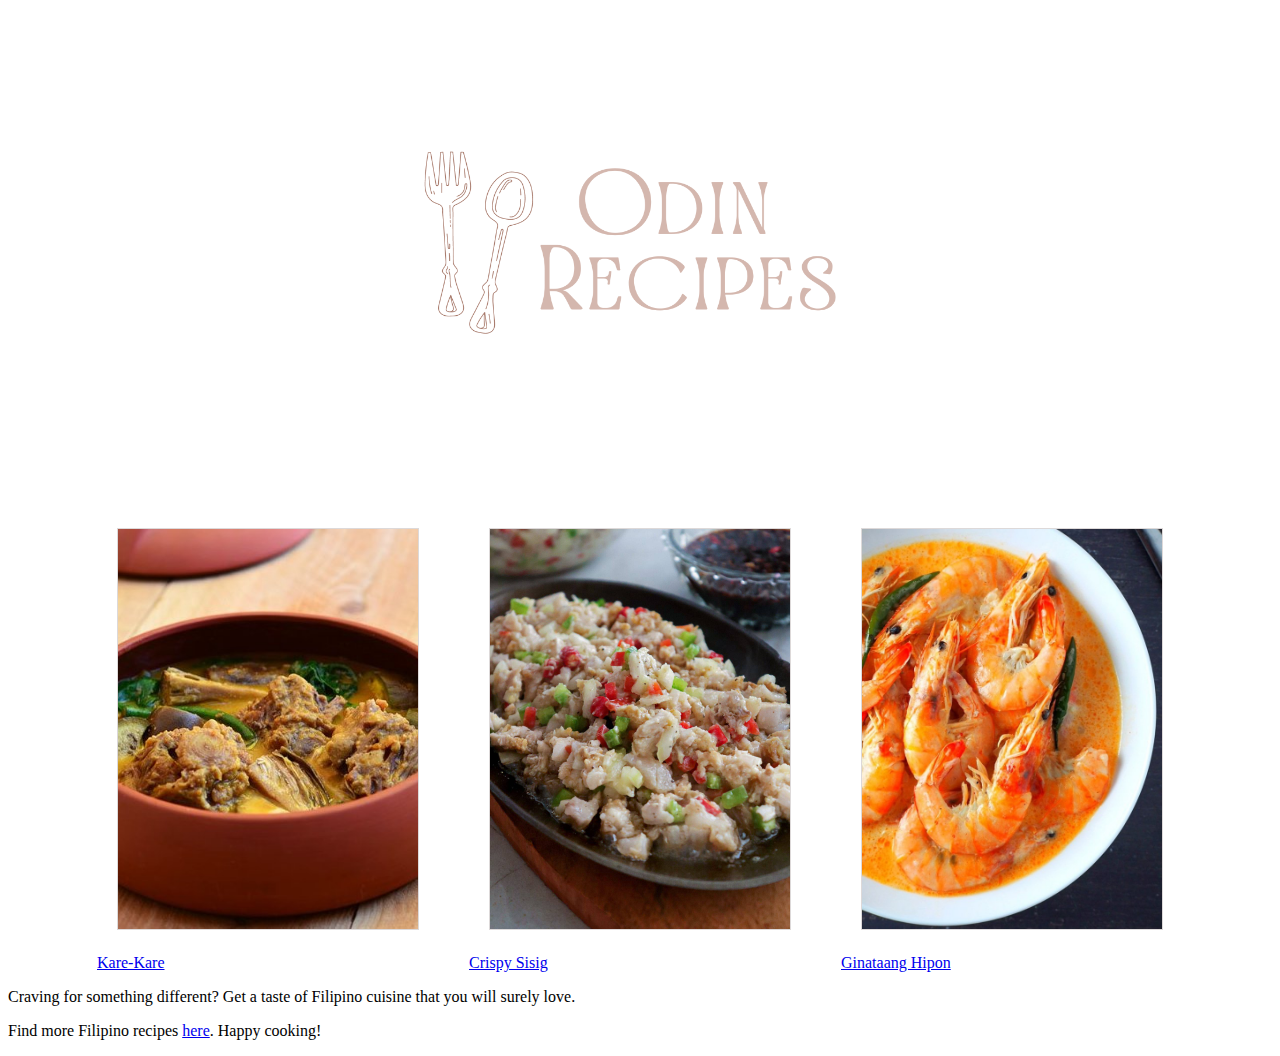
<file: index.html>
<!DOCTYPE html>
<html lang="en">
  <head>
    <title>Odin Recipes</title>
    <meta charset="UTF-8" />
    <link rel="stylesheet" href="style.css" />
  </head>
  <body>
    <div class="logocontainer">
      <img
        class="logo"
        src="/recipes/pictures/Odin Recipes.png"
        alt="Odin-recipes logo"
      />
    </div>

    <div class="container">
      <div class="flexcontainer">
        <div class="recipe">
          <img
            class="image"
            src="/recipes/pictures/karekare4-1.jpeg"
            alt="image of kare kare"
          />
        </div>
        <div class="link">
          <a class="recipelink" href="/recipes/Kare-Kare.html">Kare-Kare</a>
        </div>
      </div>

      <div class="flexcontainer">
        <div class="recipe">
          <img
            class="image"
            src="/recipes/pictures/crispy-pork-sisig-4.jpeg"
            alt="image of sisig"
          />
        </div>
        <div class="link">
          <a class="recipelink" href="/recipes/CrispySisig.html"
            >Crispy Sisig</a
          >
        </div>
      </div>

      <div class="flexcontainer">
        <div class="recipe">
          <img
            class="image"
            src="/recipes/pictures/ginataang-hipon-1-1.jpeg"
            alt="image of ginataang hipon"
          />
        </div>
        <div class="link">
          <a class="recipelink" href="/recipes/GinataangHipon.html"
            >Ginataang Hipon</a
          >
        </div>
      </div>
    </div>

    <div class="tagline">
      <p>
        Craving for something different? Get a taste of Filipino cuisine that
        you will surely love.
      </p>
    </div>

    <div class="infocontainer">
      <p class="footer">
        Find more Filipino recipes
        <a class="footer link" href="https://www.kawalingpinoy.com/">here</a>.
        Happy cooking!
      </p>
    </div>
  </body>
</html>
</file>
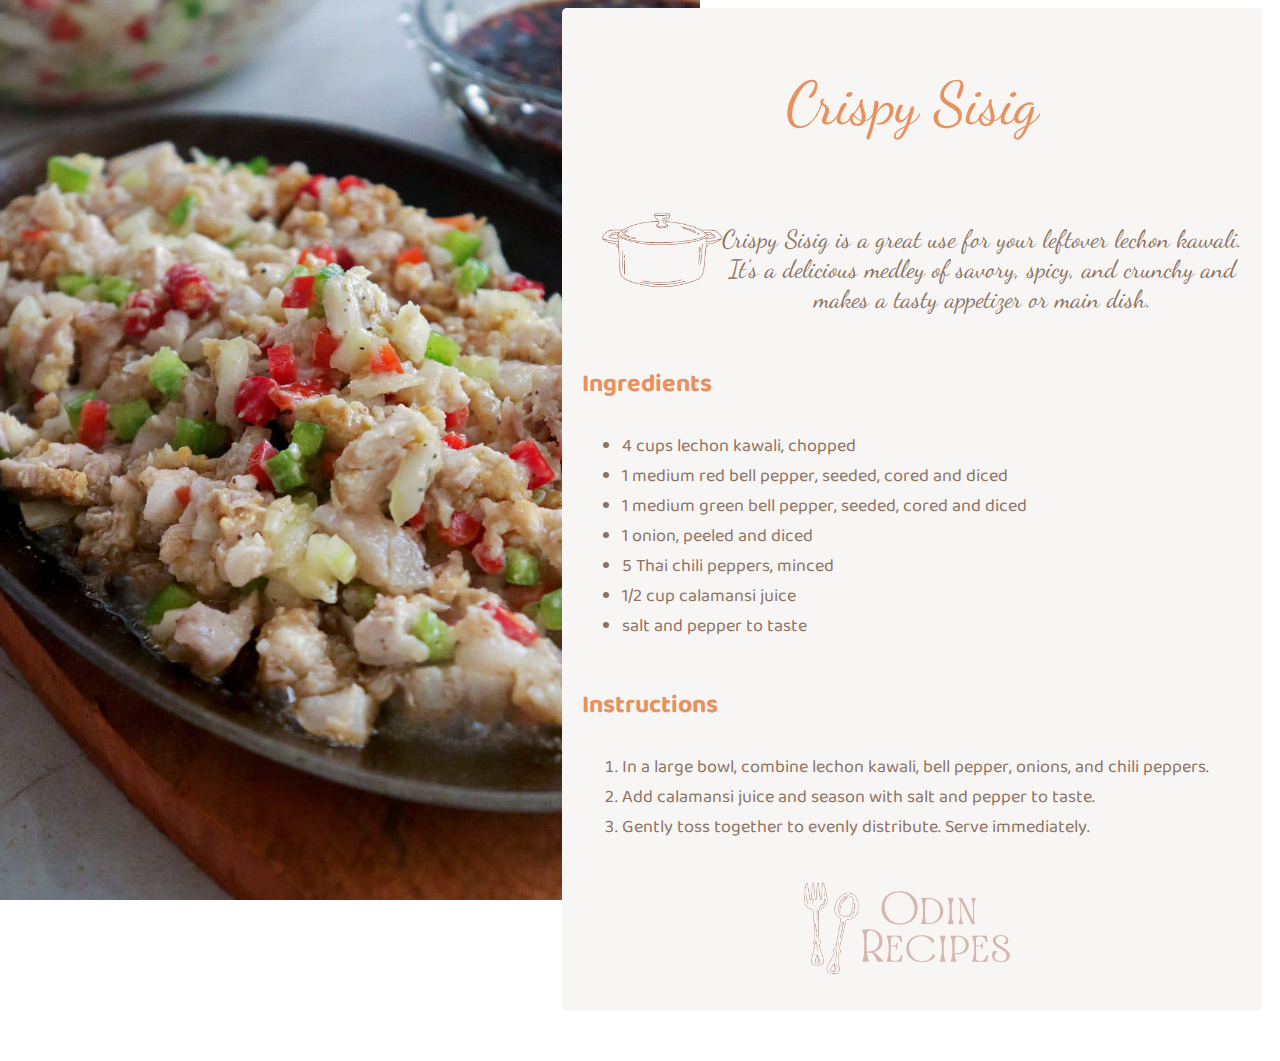
<file: recipes/Crispy Sisig.html>
<!DOCTYPE html>
<html lang="en">
  <head>
    <title>Odin Recipes</title>
    <meta charset="UTF-8" />
    <link rel="stylesheet" href="recipe.css" />
  </head>
  <body class="sisig">
    <div class="ultimatebox">
      <div class="box">
        <div>
          <p class="recipename">Crispy Sisig</p>
        </div>

        <div>
          <img
            class="pot"
            src="/recipes/pictures/pot.png"
            alt="image of a pot"
          />
        </div>

        <div class="description">
          <p>
            Crispy Sisig is a great use for your leftover lechon kawali. It’s a
            delicious medley of savory, spicy, and crunchy and makes a tasty
            appetizer or main dish.
          </p>
        </div>
        <div class="ingredients">
          <div>
            <p class="subsection">Ingredients</p>
          </div>

          <div>
            <ul class="list">
              <li>4 cups lechon kawali, chopped</li>
              <li>1 medium red bell pepper, seeded, cored and diced</li>
              <li>1 medium green bell pepper, seeded, cored and diced</li>
              <li>1 onion, peeled and diced</li>
              <li>5 Thai chili peppers, minced</li>
              <li>1/2 cup calamansi juice</li>
              <li>salt and pepper to taste</li>
            </ul>
          </div>
        </div>

        <div class="instructions">
          <div>
            <p class="subsection">Instructions</p>
          </div>

          <div class="list">
            <ol>
              <li>
                In a large bowl, combine lechon kawali, bell pepper, onions, and
                chili peppers.
              </li>
              <li>
                Add calamansi juice and season with salt and pepper to taste.
              </li>
              <li>
                Gently toss together to evenly distribute. Serve immediately.
              </li>
            </ol>
          </div>
        </div>

        <div class="logocontainer">
          <img
            class="logo"
            src="/recipes/pictures/Odin Recipes.png"
            alt="Odin-recipes logo"
          />
        </div>
      </div>
    </div>
  </body>
</html>
</file>
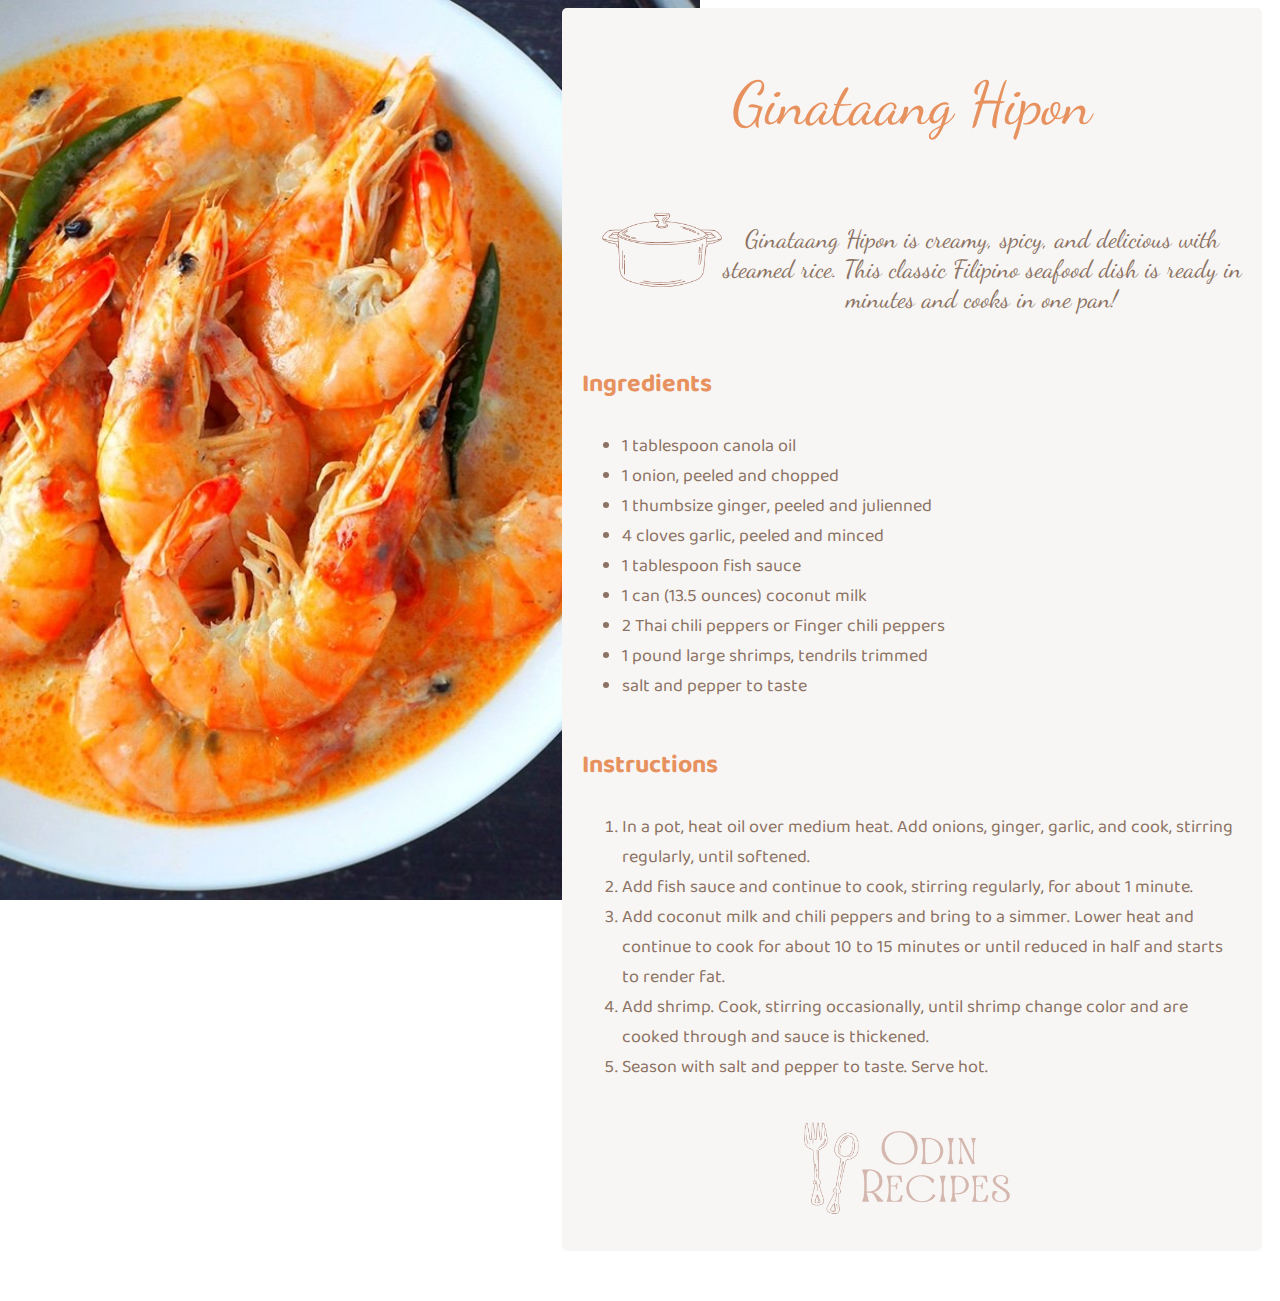
<file: recipes/Ginataang Hipon.html>
<!DOCTYPE html>
<html lang="en">
  <head>
    <title>Odin Recipes</title>
    <meta charset="UTF-8" />
    <link rel="stylesheet" href="recipe.css" />
  </head>
  <body class="hipon">
    <div class="ultimatebox">
      <div class="box">
        <div>
          <p class="recipename">Ginataang Hipon</p>
        </div>

        <div>
          <img
            class="pot"
            src="/recipes/pictures/pot.png"
            alt="image of a pot"
          />
        </div>
        <div class="description">
          <p>
            Ginataang Hipon is creamy, spicy, and delicious with steamed rice.
            This classic Filipino seafood dish is ready in minutes and cooks in
            one pan!
          </p>
        </div>

        <div class="ingredients">
          <div>
            <p class="subsection">Ingredients</p>
          </div>

          <div>
            <ul class="list">
              <li>1 tablespoon canola oil</li>
              <li>1 onion, peeled and chopped</li>
              <li>1 thumbsize ginger, peeled and julienned</li>
              <li>4 cloves garlic, peeled and minced</li>
              <li>1 tablespoon fish sauce</li>
              <li>1 can (13.5 ounces) coconut milk</li>
              <li>2 Thai chili peppers or Finger chili peppers</li>
              <li>1 pound large shrimps, tendrils trimmed</li>
              <li>salt and pepper to taste</li>
            </ul>
          </div>
        </div>

        <div class="instructions">
          <div>
            <p class="subsection">Instructions</p>
          </div>

          <div class="list">
            <ol>
              <li>
                In a pot, heat oil over medium heat. Add onions, ginger, garlic,
                and cook, stirring regularly, until softened.
              </li>
              <li>
                Add fish sauce and continue to cook, stirring regularly, for
                about 1 minute.
              </li>
              <li>
                Add coconut milk and chili peppers and bring to a simmer. Lower
                heat and continue to cook for about 10 to 15 minutes or until
                reduced in half and starts to render fat.
              </li>
              <li>
                Add shrimp. Cook, stirring occasionally, until shrimp change
                color and are cooked through and sauce is thickened.
              </li>
              <li>Season with salt and pepper to taste. Serve hot.</li>
            </ol>
          </div>
        </div>

        <div class="logocontainer">
          <img
            class="logo"
            src="/recipes/pictures/Odin Recipes.png"
            alt="Odin-recipes logo"
          />
        </div>
      </div>
    </div>
  </body>
</html>
</file>
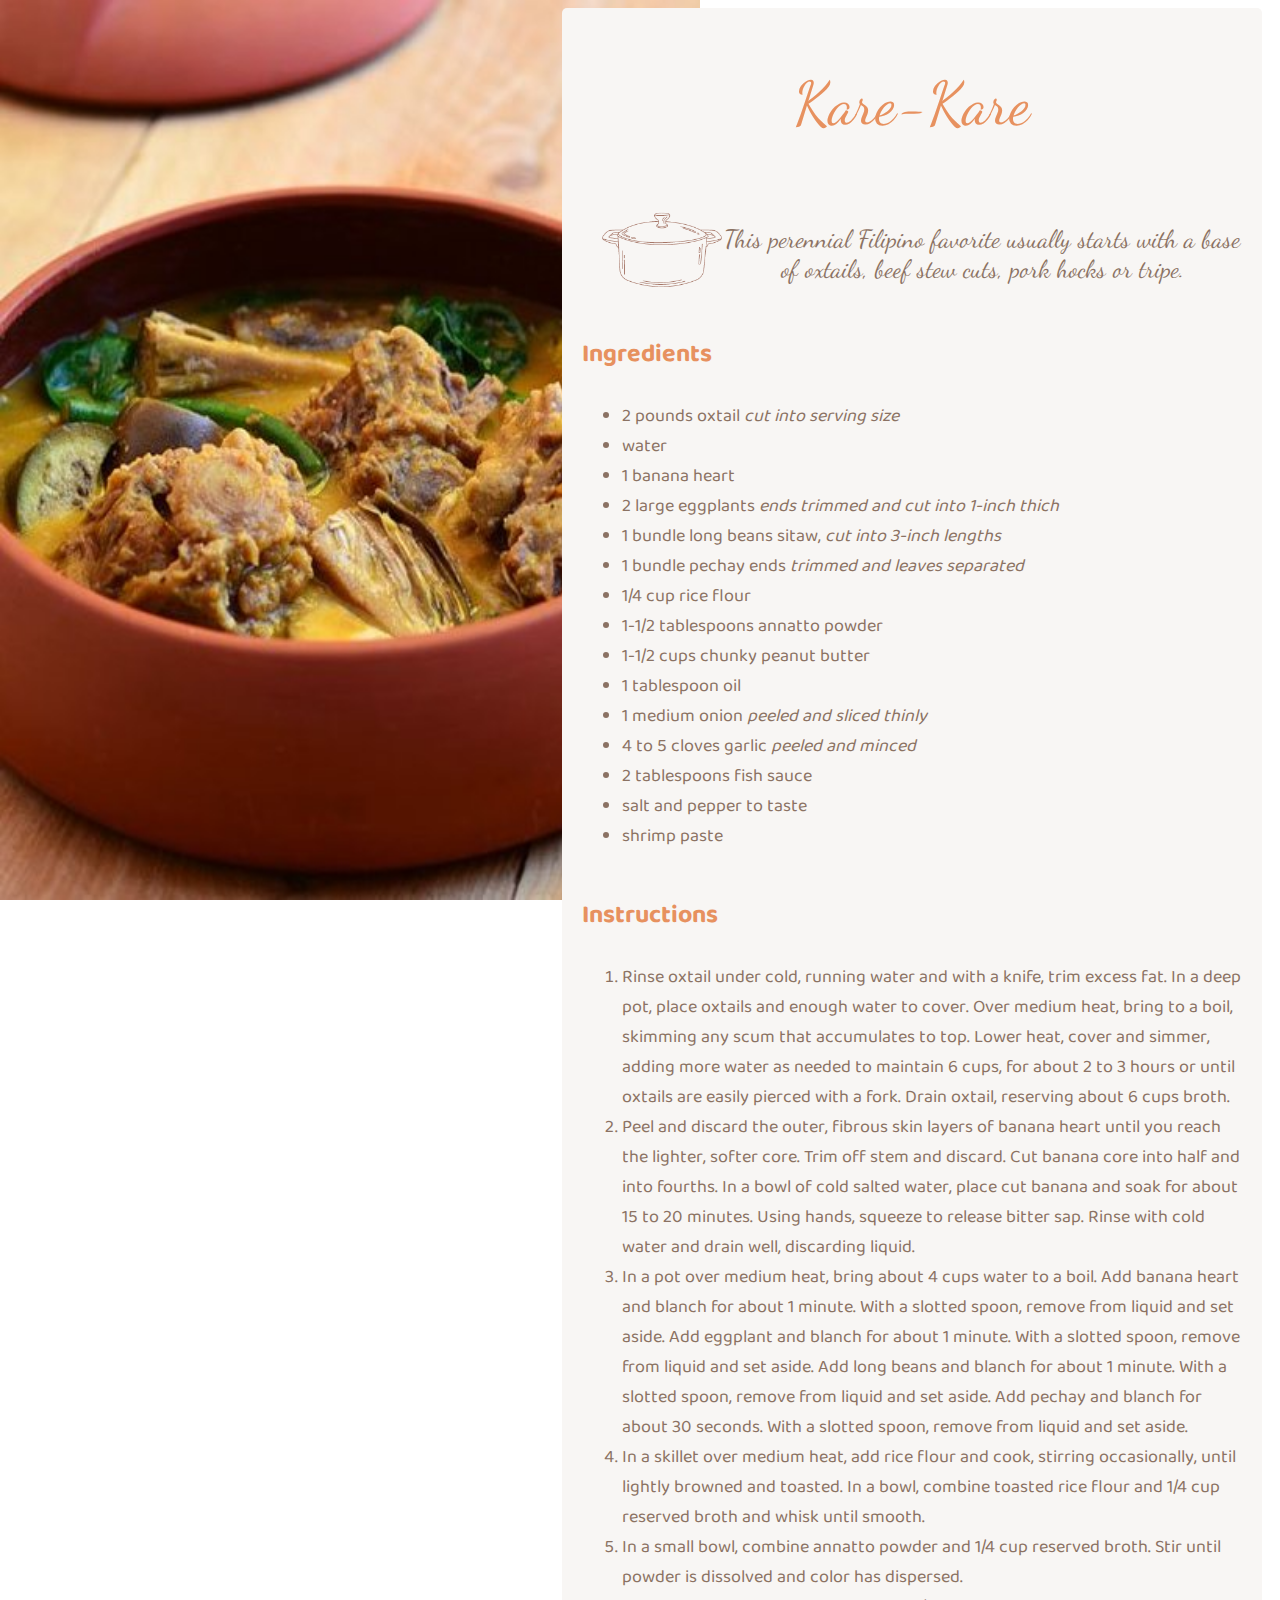
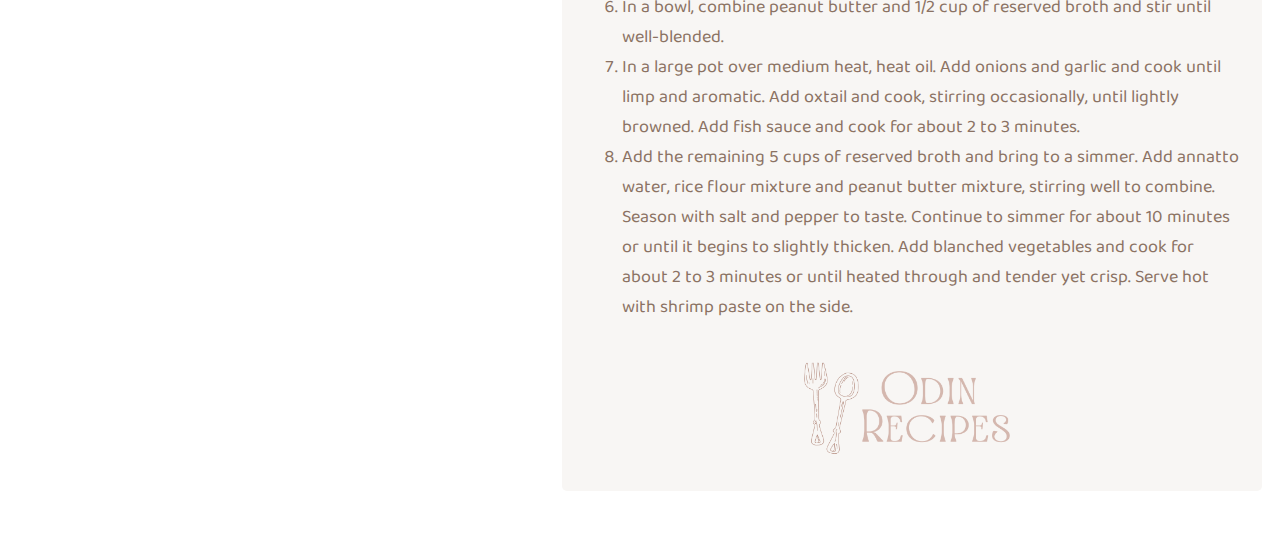
<file: recipes/Kare-Kare.html>
<!DOCTYPE html>
<html lang="en">
  <head>
    <title>Odin Recipes</title>
    <meta charset="UTF-8" />
    <link rel="stylesheet" href="recipe.css" />
  </head>
  <body class="karekare">
    <div class="ultimatebox">
      <div class="box">
        <div>
          <p class="recipename">Kare-Kare</p>
        </div>

        <div>
          <img
            class="pot"
            src="/recipes/pictures/pot.png"
            alt="image of a pot"
          />
        </div>

        <div class="description">
          <p>
            This perennial Filipino favorite usually starts with a base of
            oxtails, beef stew cuts, pork hocks or tripe.
          </p>
        </div>

        <div class="ingredients">
          <div>
            <p class="subsection">Ingredients</p>
          </div>
          <div>
            <ul class="list">
              <li>2 pounds oxtail <em>cut into serving size</em></li>
              <li>water</li>
              <li>1 banana heart</li>
              <li>
                2 large eggplants
                <em>ends trimmed and cut into 1-inch thich</em>
              </li>
              <li>
                1 bundle long beans sitaw, <em>cut into 3-inch lengths</em>
              </li>
              <li>
                1 bundle pechay ends <em>trimmed and leaves separated</em>
              </li>
              <li>1/4 cup rice flour</li>
              <li>1-1/2 tablespoons annatto powder</li>
              <li>1-1/2 cups chunky peanut butter</li>
              <li>1 tablespoon oil</li>
              <li>1 medium onion <em>peeled and sliced thinly</em></li>
              <li>4 to 5 cloves garlic <em>peeled and minced</em></li>
              <li>2 tablespoons fish sauce</li>
              <li>salt and pepper to taste</li>
              <li>shrimp paste</li>
            </ul>
          </div>
        </div>

        <div class="instructions">
          <div>
            <p class="subsection">Instructions</p>
          </div>

          <div class="list">
            <ol>
              <li>
                Rinse oxtail under cold, running water and with a knife, trim
                excess fat. In a deep pot, place oxtails and enough water to
                cover. Over medium heat, bring to a boil, skimming any scum that
                accumulates to top. Lower heat, cover and simmer, adding more
                water as needed to maintain 6 cups, for about 2 to 3 hours or
                until oxtails are easily pierced with a fork. Drain oxtail,
                reserving about 6 cups broth.
              </li>
              <li>
                Peel and discard the outer, fibrous skin layers of banana heart
                until you reach the lighter, softer core. Trim off stem and
                discard. Cut banana core into half and into fourths. In a bowl
                of cold salted water, place cut banana and soak for about 15 to
                20 minutes. Using hands, squeeze to release bitter sap. Rinse
                with cold water and drain well, discarding liquid.
              </li>
              <li>
                In a pot over medium heat, bring about 4 cups water to a boil.
                Add banana heart and blanch for about 1 minute. With a slotted
                spoon, remove from liquid and set aside. Add eggplant and blanch
                for about 1 minute. With a slotted spoon, remove from liquid and
                set aside. Add long beans and blanch for about 1 minute. With a
                slotted spoon, remove from liquid and set aside. Add pechay and
                blanch for about 30 seconds. With a slotted spoon, remove from
                liquid and set aside.
              </li>
              <li>
                In a skillet over medium heat, add rice flour and cook, stirring
                occasionally, until lightly browned and toasted. In a bowl,
                combine toasted rice flour and 1/4 cup reserved broth and whisk
                until smooth.
              </li>
              <li>
                In a small bowl, combine annatto powder and 1/4 cup reserved
                broth. Stir until powder is dissolved and color has dispersed.
              </li>
              <li>
                In a bowl, combine peanut butter and 1/2 cup of reserved broth
                and stir until well-blended.
              </li>
              <li>
                In a large pot over medium heat, heat oil. Add onions and garlic
                and cook until limp and aromatic. Add oxtail and cook, stirring
                occasionally, until lightly browned. Add fish sauce and cook for
                about 2 to 3 minutes.
              </li>
              <li>
                Add the remaining 5 cups of reserved broth and bring to a
                simmer. Add annatto water, rice flour mixture and peanut butter
                mixture, stirring well to combine. Season with salt and pepper
                to taste. Continue to simmer for about 10 minutes or until it
                begins to slightly thicken. Add blanched vegetables and cook for
                about 2 to 3 minutes or until heated through and tender yet
                crisp. Serve hot with shrimp paste on the side.
              </li>
            </ol>
          </div>
        </div>
        <div class="logocontainer">
          <img
            class="logo"
            src="/recipes/pictures/Odin Recipes.png"
            alt="Odin-recipes logo"
          />
        </div>
      </div>
    </div>
  </body>
</html>
</file>
<file: style.css>
.logo {
  height: 500px;
  width: 700px;
  display: block;
  margin: 0 auto;
}

.flexcontainer {
  display: flex;
  flex-direction: column;
  justify-content: center;
}

.container {
  display: flex;
  flex-direction: row;
  justify-content: center;
  gap: 30px;
}

.brief {
  text-align: center;
  font-size: 25px;
}

.image {
  width: 300px;
  height: 400px;
  object-fit: cover;
  border: 1px solid rgb(221, 217, 217);
  margin: 20px;
  flex: 1 1 auto;
}

.brief {
  color: rgb(158, 133, 120);
}
</file>
<file: recipes/recipe.css>
@import url("https://fonts.googleapis.com/css2?family=Baloo+Bhai+2&family=Baloo+Bhaijaan+2&family=Bellota&family=Dancing+Script:wght@700&family=Fasthand&family=Jacques+Francois+Shadow&family=Jua&family=Open+Sans+Condensed:wght@300&family=Open+Sans:ital,wght@1,300&family=Raleway:wght@100&family=Source+Sans+Pro:wght@200&display=swap");
.karekare,
.sisig,
.hipon {
  background-repeat: no-repeat;
  background-attachment: fixed;
}
.karekare {
  background-image: url(/recipes/pictures/karekare4-1.jpeg);
  background-size: 700px 900px;
  object-fit: cover;
}

.sisig {
  background-image: url(/recipes/pictures/crispy-pork-sisig-4.jpeg);
  background-size: 700px 900px;
}

.hipon {
  background-image: url(/recipes/pictures/ginataang-hipon-1-1.jpeg);
  background-size: 700px 900px;
}

.logocontainer {
  display: flex;
  justify-content: center;
}

.logo {
  height: 250px;
  width: 350px;
  margin: -50px 0px -50px 0px;
  overflow: hidden;
  flex: 0 0 auto;
}

.recipename {
  font-size: 60px;
  font-family: "Dancing Script", cursive;
  text-align: center;
  margin-top: 60px;
  color: rgb(231, 145, 95);
}

.subsection {
  color: rgb(231, 145, 95);
}

.pot {
  height: 300px;
  width: 300px;
  margin: -100px 0px -100px -50px;
  overflow: hidden;
}

.container1 {
  display: flex;
  flex-direction: row;
  align-items: flex-start;
}

.ultimatebox {
  display: flex;
  flex-direction: row-reverse;
  margin-right: 10px;
}

.box {
  display: flex;
  background-color: rgb(248, 246, 244);
  flex-direction: column;
  width: 700px;
  justify-content: flex-end;
  border-radius: 5px;
}

.description,
.ingredients,
.instructions {
  flex: 1 1 auto;
  padding-left: 20px;
  padding-right: 20px;
  font-family: "Baloo Bhaijaan 2", cursive;
  color: rgb(158, 133, 120);
}

.description {
  margin-top: -105px;
  font-size: 25px;
  text-align: center;
  font-family: "Dancing Script", cursive;
  padding-left: 160px;
}

.description,
.list {
  color: rgb(139, 114, 99);
}

.subsection {
  font-size: 25px;
  font-weight: bold;
}

.list {
  font-size: 18px;
}
</file>
